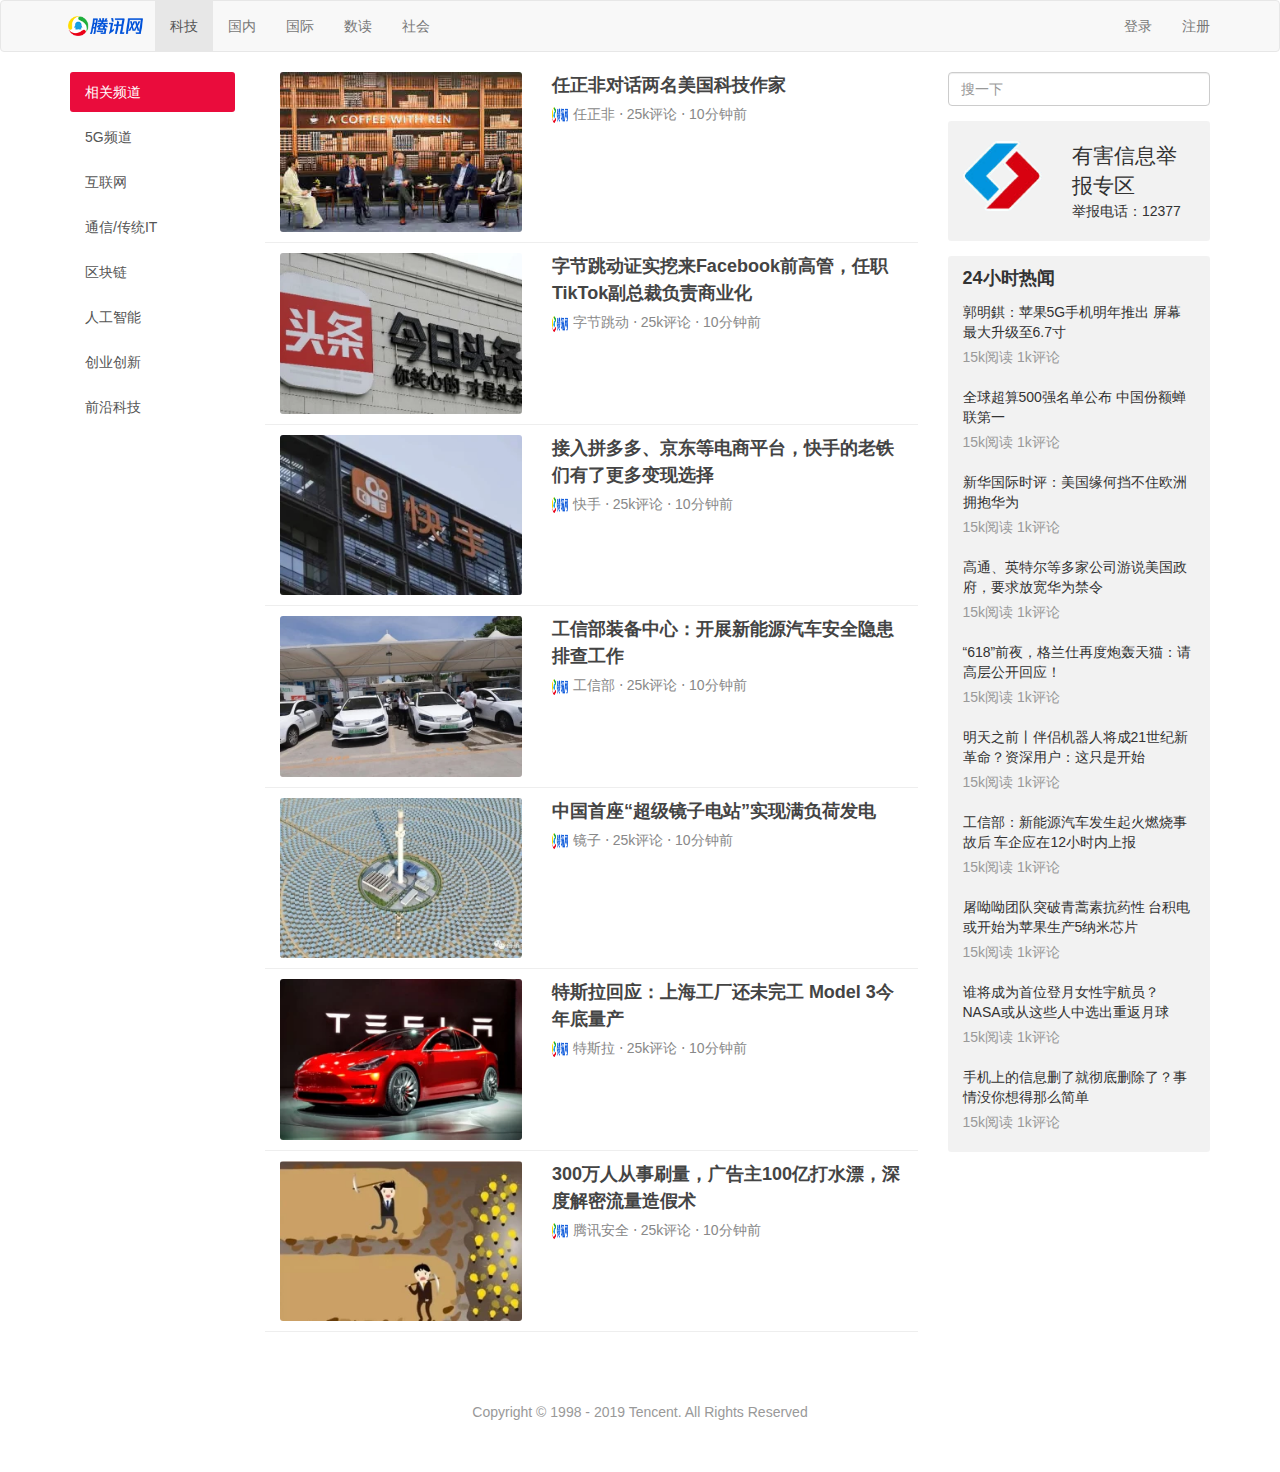
<file: 微仿腾讯科技网首页(Bootstrap)/index.html>
<!DOCTYPE html>
<html lang="en">
<head>
  <meta charset="UTF-8">
  <meta name="viewport" content="width=device-width, initial-scale=1.0">
  <meta http-equiv="X-UA-Compatible" content="ie=edge">
  <title>Document</title>
  <link rel="stylesheet" href="css/bootstrap.min.css">
  <link rel="stylesheet" href="css/main.css">
</head>
<body>
  <div class="navbar navbar-default">
    <div class="container">
      <div class="navbar-header">
        <a href="index.html" class="navbar-brand"></a>
      </div>
      <label id="toggle-label" class="visible-xs-inline-block" for="toggle-checkbox">MENU</label>
      <input class="hidden" id="toggle-checkbox" type="checkbox">
      <div class="hidden-xs">
        <ul class="nav navbar-nav">
          <li class="active"><a href="#">科技</a></li>
          <li><a href="#">国内</a></li>
          <li><a href="#">国际</a></li>
          <li><a href="#">数读</a></li>
          <li><a href="#">社会</a></li>
        </ul>
        <ul class="nav navbar-nav navbar-right">
          <li><a href="login.html">登录</a></li>
          <li><a href="signup.html">注册</a></li>
        </ul>
      </div>
    </div>
  </div>
  <div class="container">
    <div class="row">
      <div class="col-sm-2">
        <div class="hidden-xs list-group side-bar">
          <a href="#" class="list-group-item active">相关频道</a>
          <a href="#" class="list-group-item">5G频道</a>
          <a href="#" class="list-group-item">互联网</a>
          <a href="#" class="list-group-item">通信/传统IT</a>
          <a href="#" class="list-group-item">区块链</a>
          <a href="#" class="list-group-item">人工智能</a>
          <a href="#" class="list-group-item">创业创新</a>
          <a href="#" class="list-group-item">前沿科技</a>
        </div>
      </div>
      <div class="col-sm-7">
        <div class="news-list">
          <div class="news-list-item clearfix">
            <div class="col-xs-5">
              <img src="img/0.webp">
            </div>
            <div class="col-xs-7">
              <a href="news.html" class="title">任正非对话两名美国科技作家</a>
              <div class="info">
                <span><span class="avatar"><img src="img/new_logo.png" ></span>任正非</span> ⋅
                <span>25k评论</span> ⋅
                <span>10分钟前</span>
              </div>
            </div>
          </div>
          <div class="news-list-item clearfix">
            <div class="col-xs-5">
              <img src="img/1.webp">
            </div>
            <div class="col-xs-7">
              <a href="#" class="title">字节跳动证实挖来Facebook前高管，任职TikTok副总裁负责商业化</a>
              <div class="info">
                <span><span class="avatar"><img src="img/new_logo.png" ></span>字节跳动</span> ⋅
                <span>25k评论</span> ⋅
                <span>10分钟前</span>
              </div>
            </div>
          </div>
          <div class="news-list-item clearfix">
            <div class="col-xs-5">
              <img src="img/2.webp">
            </div>
            <div class="col-xs-7">
              <a href="#" class="title">接入拼多多、京东等电商平台，快手的老铁们有了更多变现选择</a>
              <div class="info">
                <span><span class="avatar"><img src="img/new_logo.png" ></span>快手</span> ⋅
                <span>25k评论</span> ⋅
                <span>10分钟前</span>
              </div>
            </div>
          </div>
          <div class="news-list-item clearfix">
            <div class="col-xs-5">
              <img src="img/3.webp">
            </div>
            <div class="col-xs-7">
              <a href="#" class="title">工信部装备中心：开展新能源汽车安全隐患排查工作</a>
              <div class="info">
                <span><span class="avatar"><img src="img/new_logo.png" ></span>工信部</span> ⋅
                <span>25k评论</span> ⋅
                <span>10分钟前</span>
              </div>
            </div>
          </div>
          <div class="news-list-item clearfix">
            <div class="col-xs-5">
              <img src="img/4.webp">
            </div>
            <div class="col-xs-7">
              <a href="#" class="title">中国首座“超级镜子电站”实现满负荷发电</a>
              <div class="info">
                <span><span class="avatar"><img src="img/new_logo.png" ></span>镜子</span> ⋅
                <span>25k评论</span> ⋅
                <span>10分钟前</span>
              </div>
            </div>
          </div>
          <div class="news-list-item clearfix">
            <div class="col-xs-5">
              <img src="img/5.webp">
            </div>
            <div class="col-xs-7">
              <a href="#" class="title">特斯拉回应：上海工厂还未完工 Model 3今年底量产</a>
              <div class="info">
                <span><span class="avatar"><img src="img/new_logo.png" ></span>特斯拉</span> ⋅
                <span>25k评论</span> ⋅
                <span>10分钟前</span>
              </div>
            </div>
          </div>
          <div class="news-list-item clearfix">
            <div class="col-xs-5">
              <img src="img/6.webp">
            </div>
            <div class="col-xs-7">
              <a href="#" class="title">300万人从事刷量，广告主100亿打水漂，深度解密流量造假术</a>
              <div class="info">
                <span><span class="avatar"><img src="img/new_logo.png" ></span>腾讯安全</span> ⋅
                <span>25k评论</span> ⋅
                <span>10分钟前</span>
              </div>
            </div>
          </div>
        </div>
      </div>
      <div class="col-sm-3">
        <div class="search-bar">
          <input type="search" class="form-control" placeholder="搜一下">
        </div>
        <div class="side-bar-card flag clearfix">
          <div class="col-xs-5">
            <img src="img/1-1.png">
          </div>
          <div class="col-xs-7">
            <div class="text-lg">有害信息举报专区</div>
            <div>举报电话：12377</div>
          </div>
        </div>
        <div class="side-bar-card">
          <div class="card-title">24小时热闻</div>
          <div class="card-body">
            <div class="list">
              <div class="item">
                <div class="title">郭明錤：苹果5G手机明年推出 屏幕最大升级至6.7寸 </div>
                <div class="desc">15k阅读 1k评论</div>
              </div>
              <div class="item">
                <div class="title">全球超算500强名单公布 中国份额蝉联第一 </div>
                <div class="desc">15k阅读 1k评论</div>
              </div>
              <div class="item">
                <div class="title">新华国际时评：美国缘何挡不住欧洲拥抱华为 </div>
                <div class="desc">15k阅读 1k评论</div>
              </div>
              <div class="item">
                <div class="title">高通、英特尔等多家公司游说美国政府，要求放宽华为禁令 </div>
                <div class="desc">15k阅读 1k评论</div>
              </div>
              <div class="item">
                <div class="title">“618”前夜，格兰仕再度炮轰天猫：请高层公开回应！ </div>
                <div class="desc">15k阅读 1k评论</div>
              </div>
              <div class="item">
                <div class="title">明天之前丨伴侣机器人将成21世纪新革命？资深用户：这只是开始 </div>
                <div class="desc">15k阅读 1k评论</div>
              </div>
              <div class="item">
                <div class="title">工信部：新能源汽车发生起火燃烧事故后 车企应在12小时内上报</div>
                <div class="desc">15k阅读 1k评论</div>
              </div>
              <div class="item">
                <div class="title">屠呦呦团队突破青蒿素抗药性 台积电或开始为苹果生产5纳米芯片</div>
                <div class="desc">15k阅读 1k评论</div>
              </div>
              <div class="item">
                <div class="title">谁将成为首位登月女性宇航员？NASA或从这些人中选出重返月球</div>
                <div class="desc">15k阅读 1k评论</div>
              </div>
              <div class="item">
                <div class="title">手机上的信息删了就彻底删除了？事情没你想得那么简单</div>
                <div class="desc">15k阅读 1k评论</div>
              </div>
            </div>
          </div>
        </div>
      </div>
    </div>
  </div>
  <div class="footer">
    Copyright © 1998 - 2019 Tencent. All Rights Reserved
  </div>
</body>
</html>
</file>
<file: 微仿腾讯科技网首页(Bootstrap)/css/main.css>
a:hover {
    text-decoration: none;
}

img {
    display: block;
    max-width: 100%;
}

img,
.side-bar .list-group-item,
.side-bar-card {
    border-radius: 3px;
}

.navbar-brand {
    background-image: url(../img/new_logo.png);
    width: 100px;
    background-size: 75%;
    background-repeat: no-repeat;
    background-position: center center;
}

.side-bar .list-group-item {
    border: 0;
    margin-bottom: 5px;
}

.side-bar .list-group-item.active {
    background-color: #ea0c3c;
}

.news-list-item {
    padding-top: 10px;
    padding-bottom: 10px;
    border-bottom: 1px solid #eee;
}

.news-list-item:first-child {
    padding-top: 0;
}

.news-list-item .title {
    display: block;
    color: #444;
    font-size: 18px;
    font-weight: bold;
    margin-bottom: 5px;
    line-height: 1.5;
}

.news-list-item .title:hover {
    color: #337ab7;
}

.news-list-item .info {
    color: #888;
}

.avatar {
    display: inline-block;
}

.avatar img {
    display: inline-block;
    width: 16px;
    height: 16px;
    margin-right: 5px;
}

.side-bar-card {
  background: rgba(0,0,0,.05);
  margin-top: 15px;
  padding: 10px 0;
}

.side-bar-card.flag {
  padding-top: 20px;
  padding-bottom: 20px;
}

.side-bar-card .text-lg {
  font-size: 150%;
}

.side-bar-card .card-title,
.side-bar-card .card-body .list .item {
  padding: 10px 15px;
}

.side-bar-card .card-title {
  font-size: 18px;
  font-weight: bold;
  padding-top: 0;
  padding-bottom: 0;
}

.side-bar-card .card-body .list .item:hover {
  background: rgba(0,0,0,.05);
}

.card-body .list .item .title {
  padding-bottom: 5px;
}

.card-body .list .item .desc {
  color: #999;
}

.news-title {
  line-height: 1.3;
}

.news-status {
  color: #999;
}

.news-status .label {
  opacity: .8;
}

.news-content {
  margin-top: 20px;
  font-size: 15px;
  line-height: 1.5;
}

.news-content img {
  margin-top: 10px;
  margin-bottom: 10px;
}

.no-padding-h {
  padding-left: 0;
  padding-right: 0;
}

.footer {
  margin-top: 20px;
  padding: 50px 0;
  text-align: center;
  color: #999;
}

.container-small {
  max-width: 500px;
}

.btn-primary {
  background-color: #ea0c3c;
  border-color: #db0d3a;
}

.btn-primary:hover {
  background-color: #d50c37;
  border-color: #d50c37;
}

#toggle-checkbox:checked ~ div {
  display: block !important;
}

#toggle-label {
  display: inline-block;
  position: absolute;
  right: 15px;
  top: 13px;
  font-size: 16px;
  font-weight: normal;
  color: #666;
  display: none;
}

#toggle-label:hover {
  color: #333;
}
</file>
